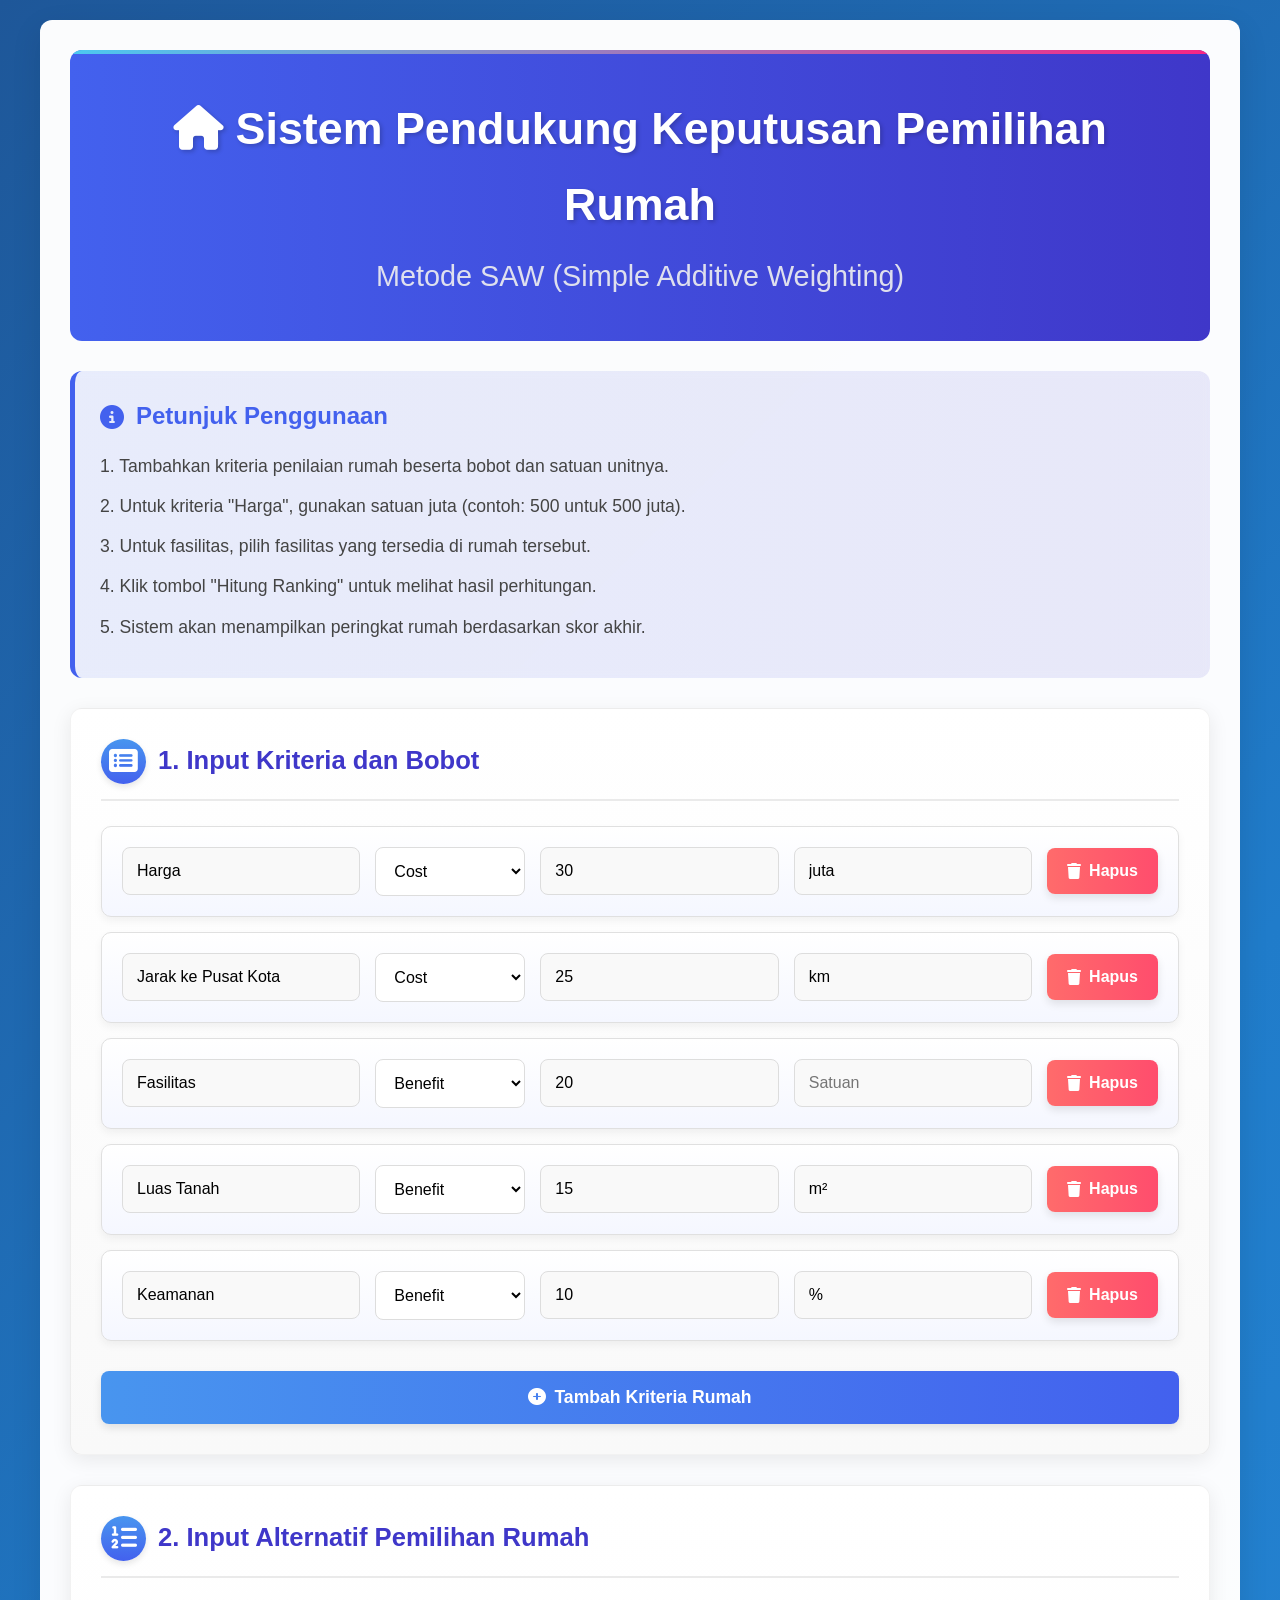
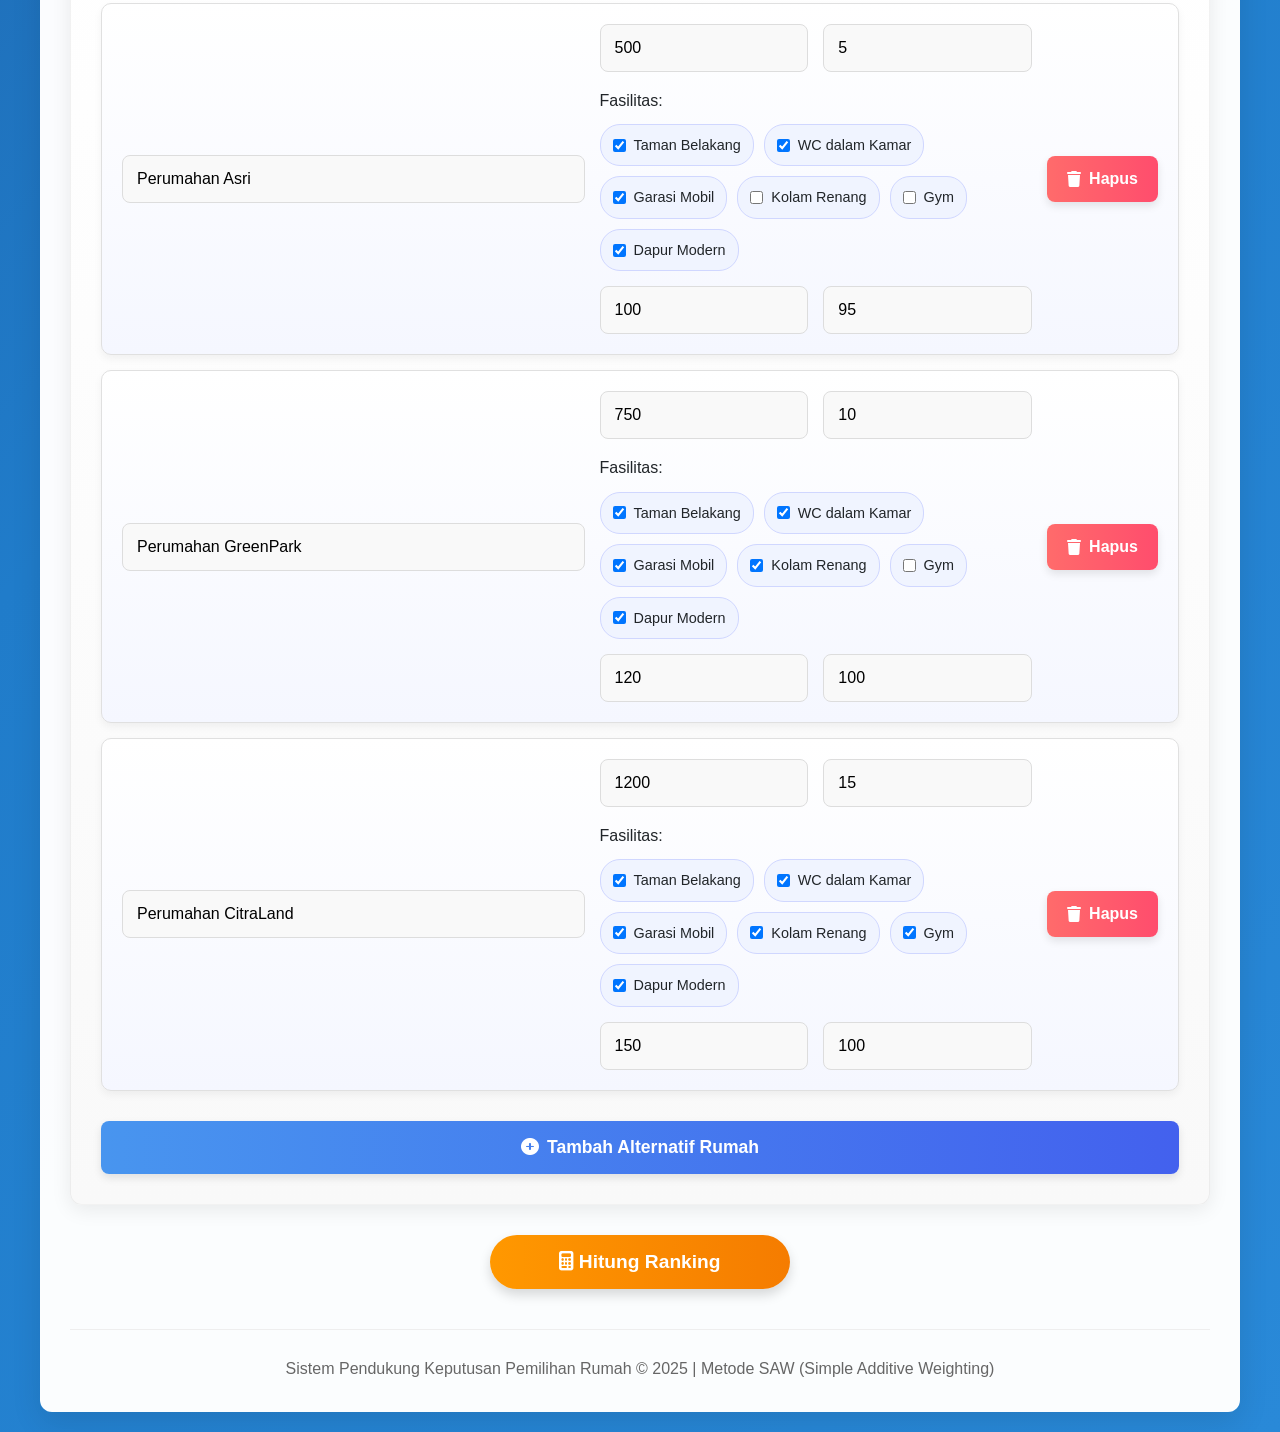
<file: index.html>
<!DOCTYPE html>
<html lang="id">
  <head>
    <meta charset="UTF-8" />
    <meta name="viewport" content="width=device-width, initial-scale=1.0" />
    <title>Modern SAW Calculator - Pemilihan Rumah Terbaik</title>
    <link rel="stylesheet" href="https://cdnjs.cloudflare.com/ajax/libs/font-awesome/6.4.0/css/all.min.css" />
    <link rel="stylesheet" href="style.css">
  </head>
  <body>
    <div class="container">
      <header>
        <h1><i class="fas fa-home"></i> Sistem Pendukung Keputusan Pemilihan Rumah</h1>
        <h2>Metode SAW (Simple Additive Weighting)</h2>
      </header>

      <div class="description">
        <h3><i class="fas fa-info-circle"></i> Petunjuk Penggunaan</h3>
        <p>1. Tambahkan kriteria penilaian rumah beserta bobot dan satuan unitnya.</p>
        <p>2. Untuk kriteria "Harga", gunakan satuan juta (contoh: 500 untuk 500 juta).</p>
        <p>3. Untuk fasilitas, pilih fasilitas yang tersedia di rumah tersebut.</p>
        <p>4. Klik tombol "Hitung Ranking" untuk melihat hasil perhitungan.</p>
        <p>5. Sistem akan menampilkan peringkat rumah berdasarkan skor akhir.</p>
      </div>

      <div class="input-section">
        <h3 class="section-title"><i class="fas fa-list-alt"></i> 1. Input Kriteria dan Bobot</h3>
        <div id="criteria-container">
          <div class="criteria">
            <input type="text" placeholder="Nama Kriteria" class="nama-criteria" value="Harga" />
            <select class="criteria-type">
              <option value="cost" selected>Cost</option>
              <option value="benefit">Benefit</option>
            </select>
            <input type="number" placeholder="Bobot (1-100)" class="criteria-weight" min="1" max="100" value="30" />
            <input type="text" placeholder="Satuan" class="criteria-unit" value="juta" />
            <button class="remove-criteria"><i class="fas fa-trash"></i> Hapus</button>
          </div>
          <div class="criteria">
            <input type="text" placeholder="Nama Kriteria" class="nama-criteria" value="Jarak ke Pusat Kota" />
            <select class="criteria-type">
              <option value="cost" selected>Cost</option>
              <option value="benefit">Benefit</option>
            </select>
            <input type="number" placeholder="Bobot (1-100)" class="criteria-weight" min="1" max="100" value="25" />
            <input type="text" placeholder="Satuan" class="criteria-unit" value="km" />
            <button class="remove-criteria"><i class="fas fa-trash"></i> Hapus</button>
          </div>
          <div class="criteria">
            <input type="text" placeholder="Nama Kriteria" class="nama-criteria" value="Fasilitas" />
            <select class="criteria-type">
              <option value="cost">Cost</option>
              <option value="benefit" selected>Benefit</option>
            </select>
            <input type="number" placeholder="Bobot (1-100)" class="criteria-weight" min="1" max="100" value="20" />
            <input type="text" placeholder="Satuan" class="criteria-unit" value="" />
            <button class="remove-criteria"><i class="fas fa-trash"></i> Hapus</button>
          </div>
          <div class="criteria">
            <input type="text" placeholder="Nama Kriteria" class="nama-criteria" value="Luas Tanah" />
            <select class="criteria-type">
              <option value="cost">Cost</option>
              <option value="benefit" selected>Benefit</option>
            </select>
            <input type="number" placeholder="Bobot (1-100)" class="criteria-weight" min="1" max="100" value="15" />
            <input type="text" placeholder="Satuan" class="criteria-unit" value="m²" />
            <button class="remove-criteria"><i class="fas fa-trash"></i> Hapus</button>
          </div>
          <div class="criteria">
            <input type="text" placeholder="Nama Kriteria" class="nama-criteria" value="Keamanan" />
            <select class="criteria-type">
              <option value="cost">Cost</option>
              <option value="benefit" selected>Benefit</option>
            </select>
            <input type="number" placeholder="Bobot (1-100)" class="criteria-weight" min="1" max="100" value="10" />
            <input type="text" placeholder="Satuan" class="criteria-unit" value="%" />
            <button class="remove-criteria"><i class="fas fa-trash"></i> Hapus</button>
          </div>
        </div>
        <button id="add-criteria"><i class="fas fa-plus-circle"></i> Tambah Kriteria Rumah</button>
      </div>

      <div class="input-section">
        <h3 class="section-title"><i class="fas fa-list-ol"></i> 2. Input Alternatif Pemilihan Rumah</h3>
        <div id="alternatives-container">
          <div class="alternative">
            <input type="text" placeholder="Nama Rumah" class="alternative-name" value="Perumahan Asri" />
            <div class="alternative-values">
              <input type="number" placeholder="Harga (juta)" class="alternative-value" value="500" />
              <input type="number" placeholder="Jarak ke Pusat Kota (km)" class="alternative-value" value="5" />
              <div class="facility-container">
                <p style="margin-bottom: 10px;">Fasilitas:</p>
                <div class="facilities-container">
                  <div class="facility-option">
                    <input type="checkbox" id="facility1-1" class="facility-checkbox" checked>
                    <label for="facility1-1">Taman Belakang</label>
                  </div>
                  <div class="facility-option">
                    <input type="checkbox" id="facility1-2" class="facility-checkbox" checked>
                    <label for="facility1-2">WC dalam Kamar</label>
                  </div>
                  <div class="facility-option">
                    <input type="checkbox" id="facility1-3" class="facility-checkbox" checked>
                    <label for="facility1-3">Garasi Mobil</label>
                  </div>
                  <div class="facility-option">
                    <input type="checkbox" id="facility1-4" class="facility-checkbox">
                    <label for="facility1-4">Kolam Renang</label>
                  </div>
                  <div class="facility-option">
                    <input type="checkbox" id="facility1-5" class="facility-checkbox">
                    <label for="facility1-5">Gym</label>
                  </div>
                  <div class="facility-option">
                    <input type="checkbox" id="facility1-6" class="facility-checkbox" checked>
                    <label for="facility1-6">Dapur Modern</label>
                  </div>
                </div>
              </div>
              <input type="number" placeholder="Luas Tanah (m²)" class="alternative-value" value="100" />
              <input type="number" placeholder="Keamanan (%)" class="alternative-value" value="95" />
            </div>
            <button class="remove-alternative"><i class="fas fa-trash"></i> Hapus</button>
          </div>
          <div class="alternative">
            <input type="text" placeholder="Nama Rumah" class="alternative-name" value="Perumahan GreenPark" />
            <div class="alternative-values">
              <input type="number" placeholder="Harga (juta)" class="alternative-value" value="750" />
              <input type="number" placeholder="Jarak ke Pusat Kota (km)" class="alternative-value" value="10" />
              <div class="facility-container">
                <p style="margin-bottom: 10px;">Fasilitas:</p>
                <div class="facilities-container">
                  <div class="facility-option">
                    <input type="checkbox" id="facility2-1" class="facility-checkbox" checked>
                    <label for="facility2-1">Taman Belakang</label>
                  </div>
                  <div class="facility-option">
                    <input type="checkbox" id="facility2-2" class="facility-checkbox" checked>
                    <label for="facility2-2">WC dalam Kamar</label>
                  </div>
                  <div class="facility-option">
                    <input type="checkbox" id="facility2-3" class="facility-checkbox" checked>
                    <label for="facility2-3">Garasi Mobil</label>
                  </div>
                  <div class="facility-option">
                    <input type="checkbox" id="facility2-4" class="facility-checkbox" checked>
                    <label for="facility2-4">Kolam Renang</label>
                  </div>
                  <div class="facility-option">
                    <input type="checkbox" id="facility2-5" class="facility-checkbox">
                    <label for="facility2-5">Gym</label>
                  </div>
                  <div class="facility-option">
                    <input type="checkbox" id="facility2-6" class="facility-checkbox" checked>
                    <label for="facility2-6">Dapur Modern</label>
                  </div>
                </div>
              </div>
              <input type="number" placeholder="Luas Tanah (m²)" class="alternative-value" value="120" />
              <input type="number" placeholder="Keamanan (%)" class="alternative-value" value="100" />
            </div>
            <button class="remove-alternative"><i class="fas fa-trash"></i> Hapus</button>
          </div>
          <div class="alternative">
            <input type="text" placeholder="Nama Rumah" class="alternative-name" value="Perumahan CitraLand" />
            <div class="alternative-values">
              <input type="number" placeholder="Harga (juta)" class="alternative-value" value="1200" />
              <input type="number" placeholder="Jarak ke Pusat Kota (km)" class="alternative-value" value="15" />
              <div class="facility-container">
                <p style="margin-bottom: 10px;">Fasilitas:</p>
                <div class="facilities-container">
                  <div class="facility-option">
                    <input type="checkbox" id="facility3-1" class="facility-checkbox" checked>
                    <label for="facility3-1">Taman Belakang</label>
                  </div>
                  <div class="facility-option">
                    <input type="checkbox" id="facility3-2" class="facility-checkbox" checked>
                    <label for="facility3-2">WC dalam Kamar</label>
                  </div>
                  <div class="facility-option">
                    <input type="checkbox" id="facility3-3" class="facility-checkbox" checked>
                    <label for="facility3-3">Garasi Mobil</label>
                  </div>
                  <div class="facility-option">
                    <input type="checkbox" id="facility3-4" class="facility-checkbox" checked>
                    <label for="facility3-4">Kolam Renang</label>
                  </div>
                  <div class="facility-option">
                    <input type="checkbox" id="facility3-5" class="facility-checkbox" checked>
                    <label for="facility3-5">Gym</label>
                  </div>
                  <div class="facility-option">
                    <input type="checkbox" id="facility3-6" class="facility-checkbox" checked>
                    <label for="facility3-6">Dapur Modern</label>
                  </div>
                </div>
              </div>
              <input type="number" placeholder="Luas Tanah (m²)" class="alternative-value" value="150" />
              <input type="number" placeholder="Keamanan (%)" class="alternative-value" value="100" />
            </div>
            <button class="remove-alternative"><i class="fas fa-trash"></i> Hapus</button>
          </div>
        </div>
        <button id="add-alternative"><i class="fas fa-plus-circle"></i> Tambah Alternatif Rumah</button>
      </div>

      <button id="calculate-btn"><i class="fas fa-calculator"></i> Hitung Ranking</button>

      <div id="results" class="results-section">
        <h3><i class="fas fa-chart-bar"></i> Hasil Perhitungan</h3>
        <div id="normalization-matrix"></div>
        <div id="weighted-matrix"></div>
        <div id="final-results"></div>

        <div class="recommendation" id="recommendation">
          <h4><i class="fas fa-trophy"></i> Rekomendasi Terbaik</h4>
          <p>Berdasarkan perhitungan dengan metode SAW, rumah terbaik untuk Anda adalah:</p>
          <p class="best-alternative" id="best-alternative">Perumahan Asri</p>
          <p>dengan skor akhir <span class="highlight" id="best-score">0.7500</span></p>
        </div>
      </div>

      <div class="footer">
        <p>Sistem Pendukung Keputusan Pemilihan Rumah &copy; 2025 | Metode SAW (Simple Additive Weighting)</p>
      </div>
    </div>
    <script src="script.js"></script>
  </body>
</html>
</file>
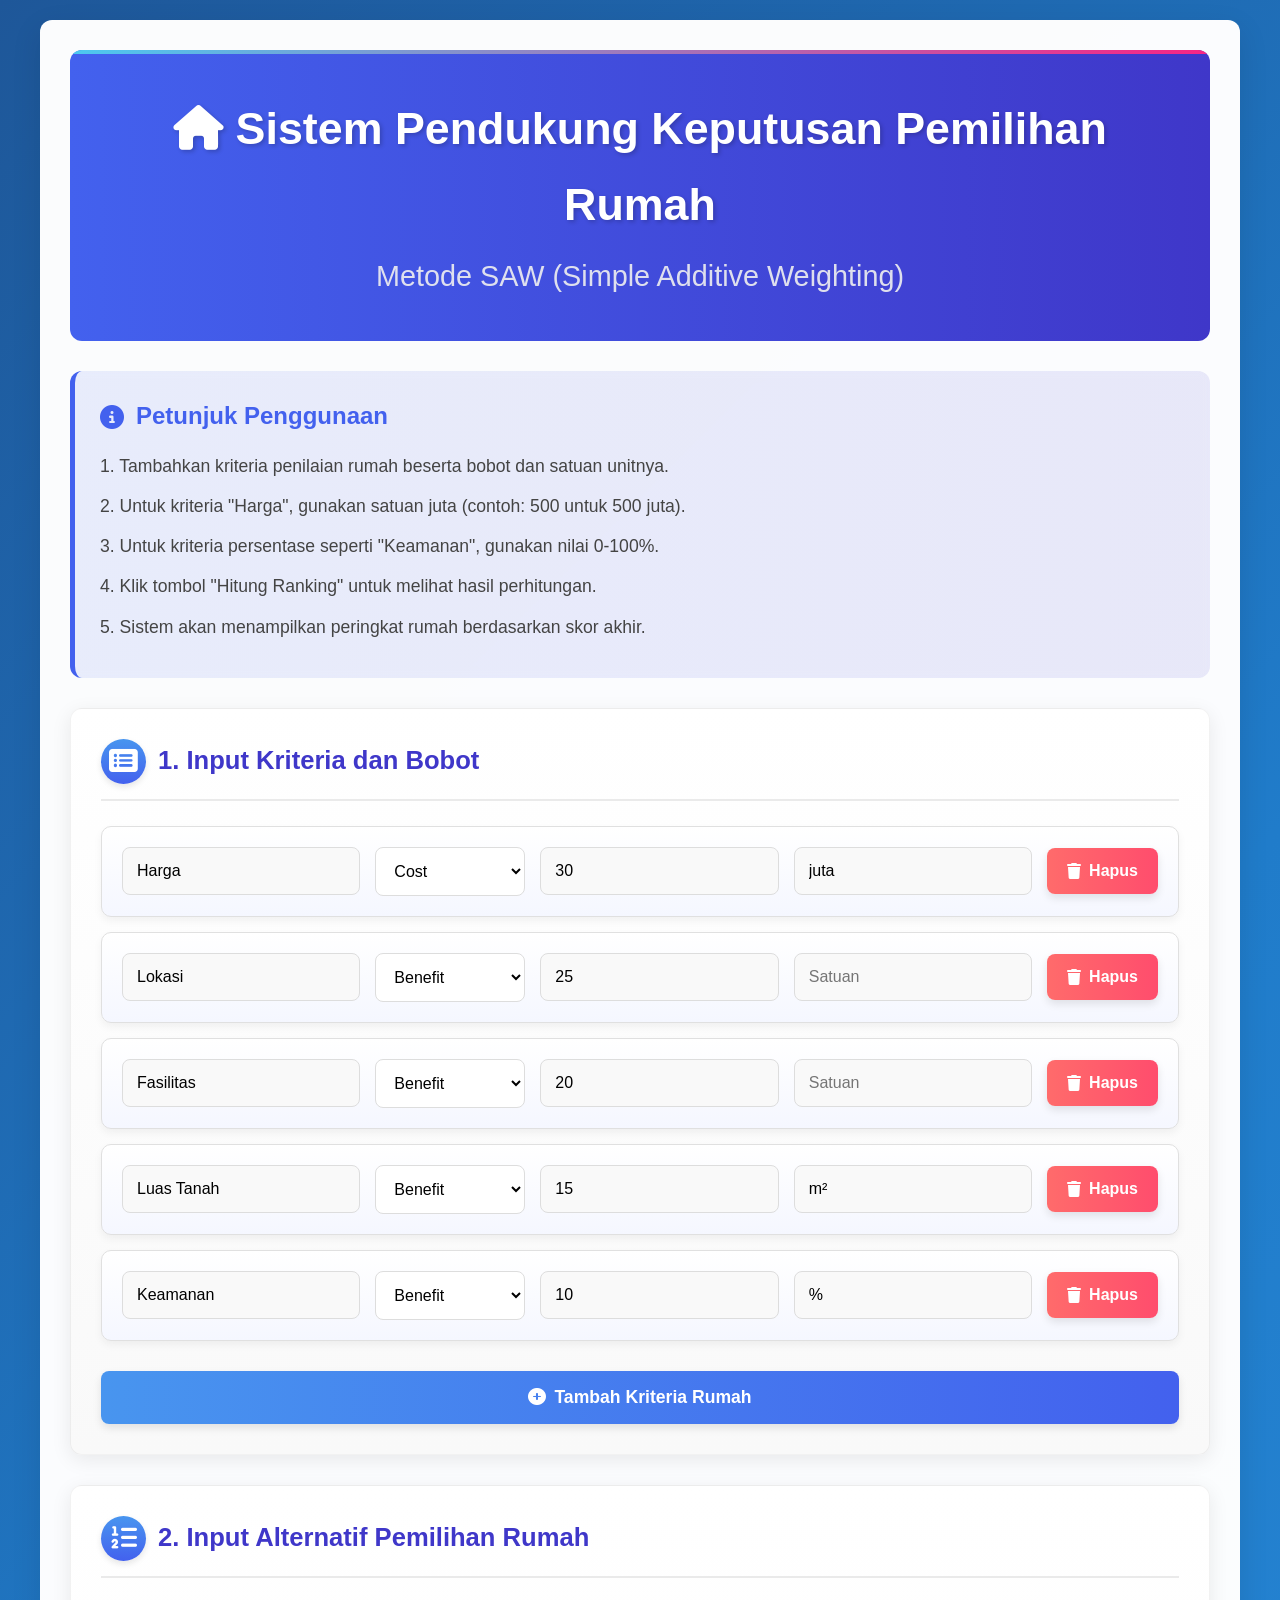
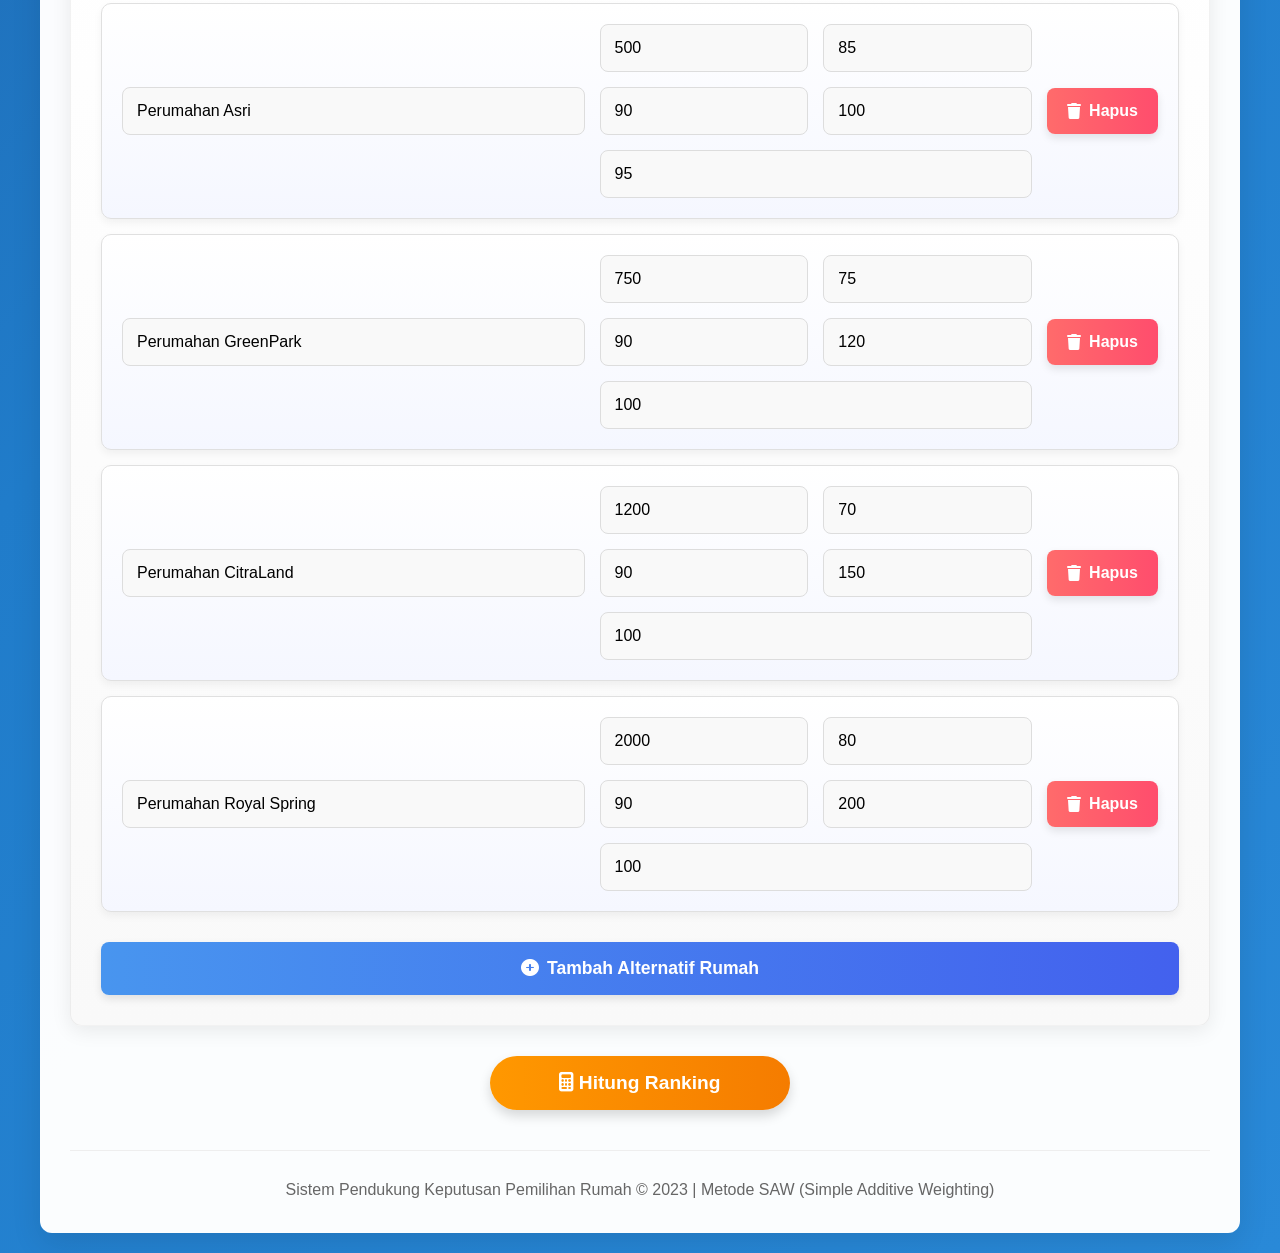
<file: public/index.html>
<!DOCTYPE html>
<html lang="id">
<head>
    <meta charset="UTF-8">
    <meta name="viewport" content="width=device-width, initial-scale=1.0">
    <title>Modern SAW Calculator - Pemilihan Rumah Terbaik</title>
    <link rel="stylesheet" href="https://cdnjs.cloudflare.com/ajax/libs/font-awesome/6.4.0/css/all.min.css">
    <style>
        :root {
            --primary: #4361ee;
            --secondary: #3f37c9;
            --accent: #4895ef;
            --success: #4caf50;
            --warning: #f44336;
            --light: #f8f9fa;
            --dark: #212529;
            --card-bg: rgba(255, 255, 255, 0.98);
            --card-shadow: 0 10px 30px rgba(0, 0, 0, 0.1);
            --transition: all 0.3s ease;
            --border-radius: 12px;
        }
        
        * {
            margin: 0;
            padding: 0;
            box-sizing: border-box;
            font-family: 'Segoe UI', Tahoma, Geneva, Verdana, sans-serif;
        }
        
        body {
            background: linear-gradient(135deg, #1e5799 0%, #207cca 51%, #2989d8 100%);
            color: var(--dark);
            line-height: 1.7;
            padding: 20px;
            min-height: 100vh;
        }
        
        .container {
            max-width: 1200px;
            margin: 0 auto;
            background-color: var(--card-bg);
            border-radius: var(--border-radius);
            box-shadow: var(--card-shadow);
            overflow: hidden;
            padding: 30px;
        }
        
        header {
            text-align: center;
            margin-bottom: 30px;
            padding: 40px 30px;
            background: linear-gradient(to right, var(--primary), var(--secondary));
            color: white;
            border-radius: var(--border-radius);
            position: relative;
            overflow: hidden;
        }
        
        header::before {
            content: "";
            position: absolute;
            top: 0;
            left: 0;
            right: 0;
            height: 4px;
            background: linear-gradient(to right, #4cc9f0, #f72585);
        }
        
        header h1 {
            font-size: 2.8rem;
            margin-bottom: 10px;
            font-weight: 700;
            text-shadow: 2px 2px 4px rgba(0, 0, 0, 0.2);
        }
        
        header h2 {
            font-size: 1.8rem;
            font-weight: 400;
            color: #f0f0f0;
            opacity: 0.9;
        }
        
        .description {
            background: linear-gradient(to right, rgba(67, 97, 238, 0.1), rgba(63, 55, 201, 0.1));
            padding: 25px;
            border-radius: var(--border-radius);
            margin-bottom: 30px;
            border-left: 5px solid var(--primary);
            backdrop-filter: blur(5px);
        }
        
        .description h3 {
            color: var(--primary);
            margin-bottom: 15px;
            display: flex;
            align-items: center;
            gap: 12px;
            font-size: 1.5rem;
        }
        
        .description p {
            margin-bottom: 12px;
            font-size: 1.1rem;
            color: #444;
            line-height: 1.6;
        }
        
        .input-section {
            background: linear-gradient(to bottom, #ffffff, #f9f9f9);
            padding: 30px;
            border-radius: var(--border-radius);
            margin-bottom: 30px;
            box-shadow: 0 5px 20px rgba(0, 0, 0, 0.08);
            border: 1px solid rgba(0, 0, 0, 0.05);
        }
        
        .input-section h3 {
            color: var(--secondary);
            margin-bottom: 25px;
            padding-bottom: 15px;
            border-bottom: 2px solid #eaeaea;
            display: flex;
            align-items: center;
            gap: 12px;
            font-size: 1.6rem;
        }
        
        .criterion, .alternative {
            display: flex;
            flex-wrap: wrap;
            align-items: center;
            gap: 15px;
            margin-bottom: 15px;
            padding: 20px;
            background: linear-gradient(to bottom, #ffffff, #f5f7ff);
            border-radius: 10px;
            border: 1px solid #e0e0e0;
            transition: var(--transition);
            box-shadow: 0 4px 8px rgba(0, 0, 0, 0.05);
        }
        
        .criterion:hover, .alternative:hover {
            box-shadow: 0 8px 16px rgba(0, 0, 0, 0.1);
            transform: translateY(-3px);
            border-color: #bbdefb;
        }
        
        .criterion input, .alternative input {
            padding: 14px;
            border: 1px solid #ddd;
            border-radius: 8px;
            flex: 1;
            min-width: 150px;
            font-size: 16px;
            background-color: #f9f9f9;
            transition: var(--transition);
        }
        
        .criterion input:focus, .alternative input:focus {
            outline: none;
            border-color: var(--accent);
            box-shadow: 0 0 0 3px rgba(72, 149, 239, 0.2);
            background-color: white;
        }
        
        .criterion select {
            padding: 14px;
            border: 1px solid #ddd;
            border-radius: 8px;
            background-color: white;
            min-width: 150px;
            font-size: 16px;
            transition: var(--transition);
        }
        
        .criterion select:focus {
            border-color: var(--accent);
            box-shadow: 0 0 0 3px rgba(72, 149, 239, 0.2);
        }
        
        button {
            padding: 14px 20px;
            color: white;
            border: none;
            border-radius: 8px;
            cursor: pointer;
            transition: var(--transition);
            font-size: 16px;
            font-weight: 600;
            display: inline-flex;
            align-items: center;
            gap: 8px;
            box-shadow: 0 4px 8px rgba(0, 0, 0, 0.1);
        }
        
        button:hover {
            transform: translateY(-3px);
            box-shadow: 0 6px 12px rgba(0, 0, 0, 0.15);
        }
        
        .remove-criterion, .remove-alternative {
            background: linear-gradient(to right, #ff6b6b, #ff4d6d);
            padding: 14px 20px;
        }
        
        .remove-criterion:hover, .remove-alternative:hover {
            background: linear-gradient(to right, #ff5c8a, #ff4d6d);
        }
        
        #add-criterion, #add-alternative {
            background: linear-gradient(to right, var(--accent), var(--primary));
            margin-top: 15px;
            width: 100%;
            justify-content: center;
            padding: 16px;
            font-size: 1.1rem;
        }
        
        #add-criterion:hover, #add-alternative:hover {
            background: linear-gradient(to right, #3a86ff, #4361ee);
        }
        
        .alternative-values {
            display: flex;
            flex-wrap: wrap;
            gap: 15px;
            flex: 1;
        }
        
        .alternative-value {
            flex: 1;
            min-width: 120px;
        }
        
        #calculate-btn {
            background: linear-gradient(to right, #ff9800, #f57c00);
            padding: 16px 30px;
            font-size: 1.2rem;
            margin: 30px auto;
            display: block;
            width: 300px;
            justify-content: center;
            border-radius: 50px;
            box-shadow: 0 6px 12px rgba(0, 0, 0, 0.15);
        }
        
        #calculate-btn:hover {
            background: linear-gradient(to right, #f57c00, #ef6c00);
            transform: translateY(-3px);
            box-shadow: 0 8px 16px rgba(0, 0, 0, 0.2);
        }
        
        .results-section {
            margin-top: 30px;
            background: linear-gradient(to bottom, #ffffff, #f5f7ff);
            padding: 30px;
            border-radius: var(--border-radius);
            box-shadow: 0 5px 20px rgba(0, 0, 0, 0.08);
            border: 1px solid rgba(0, 0, 0, 0.05);
            display: none;
        }
        
        .results-section h3 {
            color: var(--secondary);
            margin-bottom: 25px;
            padding-bottom: 15px;
            border-bottom: 2px solid #eaeaea;
            font-size: 1.8rem;
            display: flex;
            align-items: center;
            gap: 10px;
        }
        
        .results-section h4 {
            color: var(--primary);
            margin: 30px 0 20px;
            padding-bottom: 10px;
            border-bottom: 1px dashed #bbdefb;
            font-size: 1.4rem;
            display: flex;
            align-items: center;
            gap: 10px;
        }
        
        table {
            width: 100%;
            border-collapse: collapse;
            margin-top: 20px;
            margin-bottom: 30px;
            box-shadow: 0 2px 10px rgba(0, 0, 0, 0.05);
            border-radius: 10px;
            overflow: hidden;
        }
        
        th, td {
            padding: 16px;
            text-align: center;
            border: 1px solid #e0e0e0;
        }
        
        th {
            background: linear-gradient(to bottom, var(--primary), var(--secondary));
            color: white;
            font-weight: 500;
            position: sticky;
            top: 0;
            font-size: 1.1rem;
        }
        
        tr:nth-child(even) {
            background-color: #f9f9f9;
        }
        
        tr:hover {
            background-color: #eef7ff;
        }
        
        .rank-1 {
            background: linear-gradient(to right, #e8f5e9, #d8f3dc) !important;
            font-weight: bold;
            color: #2e7d32;
            position: relative;
        }
        
        .rank-1::after {
            content: "🏆";
            position: absolute;
            left: 10px;
            top: 50%;
            transform: translateY(-50%);
        }
        
        .final-score {
            font-weight: bold;
            color: var(--secondary);
            font-size: 1.1rem;
        }
        
        .highlight {
            background: linear-gradient(to right, #f0f7ff, #d1e3ff);
            padding: 5px 12px;
            border-radius: 20px;
            font-weight: bold;
            color: var(--secondary);
            display: inline-block;
        }
        
        .unit-hint {
            font-size: 0.9em;
            color: #757575;
            font-weight: normal;
            display: block;
            margin-top: 3px;
        }
        
        .recommendation {
            background: linear-gradient(to right, #e8f5e9, #d8f3dc);
            padding: 30px;
            border-radius: var(--border-radius);
            margin-top: 30px;
            border-left: 5px solid var(--success);
            text-align: center;
            position: relative;
            overflow: hidden;
        }
        
        .recommendation::before {
            content: "";
            position: absolute;
            top: 0;
            left: 0;
            right: 0;
            height: 4px;
            background: linear-gradient(to right, var(--success), #4cc9f0);
        }
        
        .recommendation h4 {
            color: #2e7d32;
            font-size: 1.6rem;
            margin-bottom: 20px;
        }
        
        .best-alternative {
            font-size: 1.8rem;
            color: var(--secondary);
            font-weight: bold;
            margin: 15px 0;
            text-shadow: 1px 1px 3px rgba(0, 0, 0, 0.1);
        }
        
        .footer {
            text-align: center;
            margin-top: 40px;
            padding-top: 25px;
            color: #666;
            font-size: 1rem;
            border-top: 1px solid #eee;
        }
        
        .section-title {
            display: flex;
            align-items: center;
            gap: 12px;
            padding-bottom: 15px;
            margin-bottom: 25px;
            border-bottom: 2px solid #eaeaea;
            color: var(--secondary);
            font-size: 1.6rem;
        }
        
        .section-title i {
            background: linear-gradient(to bottom, var(--accent), var(--primary));
            width: 45px;
            height: 45px;
            border-radius: 50%;
            display: flex;
            align-items: center;
            justify-content: center;
            color: white;
            box-shadow: 0 3px 6px rgba(0, 0, 0, 0.1);
        }
        
        /* Responsive design */
        @media (max-width: 768px) {
            .criterion, .alternative {
                flex-direction: column;
                align-items: stretch;
            }
            
            .criterion > *, .alternative > * {
                width: 100%;
            }
            
            .alternative-values {
                flex-direction: column;
            }
            
            table {
                display: block;
                overflow-x: auto;
            }
            
            header h1 {
                font-size: 2.2rem;
            }
            
            header h2 {
                font-size: 1.4rem;
            }
            
            #calculate-btn {
                width: 100%;
                max-width: 300px;
            }
        }
    </style>
</head>
<body>
    <div class="container">
        <header>
            <h1><i class="fas fa-home"></i> Sistem Pendukung Keputusan Pemilihan Rumah</h1>
            <h2>Metode SAW (Simple Additive Weighting)</h2>
        </header>

        <div class="description">
            <h3><i class="fas fa-info-circle"></i> Petunjuk Penggunaan</h3>
            <p>1. Tambahkan kriteria penilaian rumah beserta bobot dan satuan unitnya.</p>
            <p>2. Untuk kriteria "Harga", gunakan satuan juta (contoh: 500 untuk 500 juta).</p>
            <p>3. Untuk kriteria persentase seperti "Keamanan", gunakan nilai 0-100%.</p>
            <p>4. Klik tombol "Hitung Ranking" untuk melihat hasil perhitungan.</p>
            <p>5. Sistem akan menampilkan peringkat rumah berdasarkan skor akhir.</p>
        </div>

        <div class="input-section">
            <h3 class="section-title"><i class="fas fa-list-alt"></i> 1. Input Kriteria dan Bobot</h3>
            <div id="criteria-container">
                <div class="criterion">
                    <input type="text" placeholder="Nama Kriteria" class="criterion-name" value="Harga" />
                    <select class="criterion-type">
                        <option value="cost" selected>Cost</option>
                        <option value="benefit">Benefit</option>
                    </select>
                    <input type="number" placeholder="Bobot (1-100)" class="criterion-weight" min="1" max="100" value="30" />
                    <input type="text" placeholder="Satuan" class="criterion-unit" value="juta" />
                    <button class="remove-criterion"><i class="fas fa-trash"></i> Hapus</button>
                </div>
                <div class="criterion">
                    <input type="text" placeholder="Nama Kriteria" class="criterion-name" value="Lokasi" />
                    <select class="criterion-type">
                        <option value="cost">Cost</option>
                        <option value="benefit" selected>Benefit</option>
                    </select>
                    <input type="number" placeholder="Bobot (1-100)" class="criterion-weight" min="1" max="100" value="25" />
                    <input type="text" placeholder="Satuan" class="criterion-unit" value="" />
                    <button class="remove-criterion"><i class="fas fa-trash"></i> Hapus</button>
                </div>
                <div class="criterion">
                    <input type="text" placeholder="Nama Kriteria" class="criterion-name" value="Fasilitas" />
                    <select class="criterion-type">
                        <option value="cost">Cost</option>
                        <option value="benefit" selected>Benefit</option>
                    </select>
                    <input type="number" placeholder="Bobot (1-100)" class="criterion-weight" min="1" max="100" value="20" />
                    <input type="text" placeholder="Satuan" class="criterion-unit" value="" />
                    <button class="remove-criterion"><i class="fas fa-trash"></i> Hapus</button>
                </div>
                <div class="criterion">
                    <input type="text" placeholder="Nama Kriteria" class="criterion-name" value="Luas Tanah" />
                    <select class="criterion-type">
                        <option value="cost">Cost</option>
                        <option value="benefit" selected>Benefit</option>
                    </select>
                    <input type="number" placeholder="Bobot (1-100)" class="criterion-weight" min="1" max="100" value="15" />
                    <input type="text" placeholder="Satuan" class="criterion-unit" value="m²" />
                    <button class="remove-criterion"><i class="fas fa-trash"></i> Hapus</button>
                </div>
                <div class="criterion">
                    <input type="text" placeholder="Nama Kriteria" class="criterion-name" value="Keamanan" />
                    <select class="criterion-type">
                        <option value="cost">Cost</option>
                        <option value="benefit" selected>Benefit</option>
                    </select>
                    <input type="number" placeholder="Bobot (1-100)" class="criterion-weight" min="1" max="100" value="10" />
                    <input type="text" placeholder="Satuan" class="criterion-unit" value="%" />
                    <button class="remove-criterion"><i class="fas fa-trash"></i> Hapus</button>
                </div>
            </div>
            <button id="add-criterion"><i class="fas fa-plus-circle"></i> Tambah Kriteria Rumah</button>
        </div>

        <div class="input-section">
            <h3 class="section-title"><i class="fas fa-list-ol"></i> 2. Input Alternatif Pemilihan Rumah</h3>
            <div id="alternatives-container">
                <div class="alternative">
                    <input type="text" placeholder="Nama Rumah" class="alternative-name" value="Perumahan Asri" />
                    <div class="alternative-values">
                        <input type="number" placeholder="Harga (juta)" class="alternative-value" value="500" />
                        <input type="number" placeholder="Lokasi" class="alternative-value" value="85" />
                        <input type="number" placeholder="Fasilitas" class="alternative-value" value="90" />
                        <input type="number" placeholder="Luas Tanah (m²)" class="alternative-value" value="100" />
                        <input type="number" placeholder="Keamanan (%)" class="alternative-value" value="95" />
                    </div>
                    <button class="remove-alternative"><i class="fas fa-trash"></i> Hapus</button>
                </div>
                <div class="alternative">
                    <input type="text" placeholder="Nama Rumah" class="alternative-name" value="Perumahan GreenPark" />
                    <div class="alternative-values">
                        <input type="number" placeholder="Harga (juta)" class="alternative-value" value="750" />
                        <input type="number" placeholder="Lokasi" class="alternative-value" value="75" />
                        <input type="number" placeholder="Fasilitas" class="alternative-value" value="90" />
                        <input type="number" placeholder="Luas Tanah (m²)" class="alternative-value" value="120" />
                        <input type="number" placeholder="Keamanan (%)" class="alternative-value" value="100" />
                    </div>
                    <button class="remove-alternative"><i class="fas fa-trash"></i> Hapus</button>
                </div>
                <div class="alternative">
                    <input type="text" placeholder="Nama Rumah" class="alternative-name" value="Perumahan CitraLand" />
                    <div class="alternative-values">
                        <input type="number" placeholder="Harga (juta)" class="alternative-value" value="1200" />
                        <input type="number" placeholder="Lokasi" class="alternative-value" value="70" />
                        <input type="number" placeholder="Fasilitas" class="alternative-value" value="90" />
                        <input type="number" placeholder="Luas Tanah (m²)" class="alternative-value" value="150" />
                        <input type="number" placeholder="Keamanan (%)" class="alternative-value" value="100" />
                    </div>
                    <button class="remove-alternative"><i class="fas fa-trash"></i> Hapus</button>
                </div>
                <div class="alternative">
                    <input type="text" placeholder="Nama Rumah" class="alternative-name" value="Perumahan Royal Spring" />
                    <div class="alternative-values">
                        <input type="number" placeholder="Harga (juta)" class="alternative-value" value="2000" />
                        <input type="number" placeholder="Lokasi" class="alternative-value" value="80" />
                        <input type="number" placeholder="Fasilitas" class="alternative-value" value="90" />
                        <input type="number" placeholder="Luas Tanah (m²)" class="alternative-value" value="200" />
                        <input type="number" placeholder="Keamanan (%)" class="alternative-value" value="100" />
                    </div>
                    <button class="remove-alternative"><i class="fas fa-trash"></i> Hapus</button>
                </div>
            </div>
            <button id="add-alternative"><i class="fas fa-plus-circle"></i> Tambah Alternatif Rumah</button>
        </div>

        <button id="calculate-btn"><i class="fas fa-calculator"></i> Hitung Ranking</button>

        <div id="results" class="results-section">
            <h3><i class="fas fa-chart-bar"></i> Hasil Perhitungan</h3>
            <div id="normalization-matrix"></div>
            <div id="weighted-matrix"></div>
            <div id="final-results"></div>

            <div class="recommendation" id="recommendation">
                <h4><i class="fas fa-trophy"></i> Rekomendasi Terbaik</h4>
                <p>Berdasarkan perhitungan dengan metode SAW, rumah terbaik untuk Anda adalah:</p>
                <p class="best-alternative" id="best-alternative">Perumahan Asri</p>
                <p>dengan skor akhir <span class="highlight" id="best-score">0.7500</span></p>
            </div>
        </div>

        <div class="footer">
            <p>Sistem Pendukung Keputusan Pemilihan Rumah &copy; 2023 | Metode SAW (Simple Additive Weighting)</p>
        </div>
    </div>

    <script>
        document.addEventListener('DOMContentLoaded', function () {
            // Elemen DOM
            const criteriaContainer = document.getElementById('criteria-container');
            const alternativesContainer = document.getElementById('alternatives-container');
            const addCriterionBtn = document.getElementById('add-criterion');
            const addAlternativeBtn = document.getElementById('add-alternative');
            const calculateBtn = document.getElementById('calculate-btn');
            const resultsSection = document.getElementById('results');
            const normalizationMatrix = document.getElementById('normalization-matrix');
            const weightedMatrix = document.getElementById('weighted-matrix');
            const finalResults = document.getElementById('final-results');
            const bestAlternativeEl = document.getElementById('best-alternative');
            const bestScoreEl = document.getElementById('best-score');
            const recommendationEl = document.getElementById('recommendation');

            // Event Listeners
            addCriterionBtn.addEventListener('click', addCriterion);
            addAlternativeBtn.addEventListener('click', addAlternative);
            calculateBtn.addEventListener('click', calculateSAW);

            // Inisialisasi
            init();

            function init() {
                // Tambahkan event listeners untuk menghapus kriteria dan alternatif
                document.querySelectorAll('.remove-criterion').forEach((button) => {
                    button.addEventListener('click', function () {
                        this.closest('.criterion').remove();
                        updateAlternativeValueInputs();
                    });
                });

                document.querySelectorAll('.remove-alternative').forEach((button) => {
                    button.addEventListener('click', function () {
                        this.closest('.alternative').remove();
                    });
                });

                // Update placeholder untuk input nilai
                updateAlternativeValueInputs();
            }

            // Fungsi tambah kriteria
            function addCriterion() {
                const criterionDiv = document.createElement('div');
                criterionDiv.className = 'criterion';
                criterionDiv.innerHTML = `
                    <input type="text" placeholder="Nama Kriteria" class="criterion-name">
                    <select class="criterion-type">
                        <option value="benefit">Benefit</option>
                        <option value="cost" selected>Cost</option>
                    </select>
                    <input type="number" placeholder="Bobot (1-100)" class="criterion-weight" min="1" max="100" value="10">
                    <input type="text" placeholder="Satuan" class="criterion-unit">
                    <button class="remove-criterion"><i class="fas fa-trash"></i> Hapus</button>
                `;
                criteriaContainer.appendChild(criterionDiv);

                criterionDiv.querySelector('.remove-criterion').addEventListener('click', function () {
                    criteriaContainer.removeChild(criterionDiv);
                    updateAlternativeValueInputs();
                });

                updateAlternativeValueInputs();
            }

            // Fungsi tambah alternatif
            function addAlternative() {
                const alternativeDiv = document.createElement('div');
                alternativeDiv.className = 'alternative';

                const nameInput = document.createElement('input');
                nameInput.type = 'text';
                nameInput.placeholder = 'Nama Perumahan';
                nameInput.className = 'alternative-name';

                const valuesDiv = document.createElement('div');
                valuesDiv.className = 'alternative-values';

                const criterionDivs = criteriaContainer.querySelectorAll('.criterion');
                criterionDivs.forEach((criterion, index) => {
                    const criterionName = criterion.querySelector('.criterion-name').value;
                    const unit = criterion.querySelector('.criterion-unit').value || '';

                    const valueInput = document.createElement('input');
                    valueInput.type = 'number';

                    // Tentukan placeholder berdasarkan nama kriteria dan satuan
                    if (unit) {
                        valueInput.placeholder = `${criterionName} (${unit})`;
                    } else {
                        valueInput.placeholder = criterionName;
                    }

                    valueInput.className = 'alternative-value';
                    valueInput.dataset.criterionIndex = index;
                    valuesDiv.appendChild(valueInput);
                });

                const removeBtn = document.createElement('button');
                removeBtn.className = 'remove-alternative';
                removeBtn.innerHTML = '<i class="fas fa-trash"></i> Hapus';

                alternativeDiv.appendChild(nameInput);
                alternativeDiv.appendChild(valuesDiv);
                alternativeDiv.appendChild(removeBtn);

                alternativesContainer.appendChild(alternativeDiv);

                removeBtn.addEventListener('click', function () {
                    alternativesContainer.removeChild(alternativeDiv);
                });
            }

            // Update input nilai alternatif
            function updateAlternativeValueInputs() {
                const alternativeDivs = alternativesContainer.querySelectorAll('.alternative');
                const criterionDivs = criteriaContainer.querySelectorAll('.criterion');

                alternativeDivs.forEach((alternativeDiv) => {
                    const valuesDiv = alternativeDiv.querySelector('.alternative-values');
                    const currentValues = [];

                    // Simpan nilai yang sudah ada
                    const existingInputs = valuesDiv.querySelectorAll('.alternative-value');
                    existingInputs.forEach((input) => {
                        currentValues.push({
                            value: input.value,
                            placeholder: input.placeholder,
                        });
                    });

                    valuesDiv.innerHTML = '';

                    criterionDivs.forEach((criterion, index) => {
                        const criterionName = criterion.querySelector('.criterion-name').value;
                        const unit = criterion.querySelector('.criterion-unit').value || '';

                        const valueInput = document.createElement('input');
                        valueInput.type = 'number';

                        // Tentukan placeholder berdasarkan nama kriteria dan satuan
                        if (unit) {
                            valueInput.placeholder = `${criterionName} (${unit})`;
                        } else {
                            valueInput.placeholder = criterionName;
                        }

                        valueInput.className = 'alternative-value';
                        valueInput.dataset.criterionIndex = index;

                        // Pertahankan nilai yang sudah ada jika masih sesuai
                        if (currentValues[index] !== undefined) {
                            valueInput.value = currentValues[index].value;
                        }

                        valuesDiv.appendChild(valueInput);
                    });
                });
            }

            // Fungsi utama SAW
            function calculateSAW() {
                // Ambil data kriteria dari form
                const criteria = [];
                const criterionDivs = criteriaContainer.querySelectorAll('.criterion');

                criterionDivs.forEach((criterionDiv, index) => {
                    const name = criterionDiv.querySelector('.criterion-name').value || `Kriteria ${index + 1}`;
                    const type = criterionDiv.querySelector('.criterion-type').value;
                    const weight = parseFloat(criterionDiv.querySelector('.criterion-weight').value) || 1;
                    const unit = criterionDiv.querySelector('.criterion-unit').value || '';

                    criteria.push({
                        name,
                        type,
                        weight,
                        unit,
                        normalizedWeight: 0,
                    });
                });

                // Normalisasi bobot
                const totalWeight = criteria.reduce((sum, criterion) => sum + criterion.weight, 0);
                criteria.forEach((criterion) => {
                    criterion.normalizedWeight = criterion.weight / totalWeight;
                });

                // Ambil data alternatif dari form
                const alternatives = [];
                const alternativeDivs = alternativesContainer.querySelectorAll('.alternative');

                alternativeDivs.forEach((alternativeDiv, altIndex) => {
                    const name = alternativeDiv.querySelector('.alternative-name').value || `Alternatif ${altIndex + 1}`;
                    const values = [];

                    const valueInputs = alternativeDiv.querySelectorAll('.alternative-value');
                    valueInputs.forEach((input, critIndex) => {
                        let value = parseFloat(input.value) || 0;

                        // Konversi ke satuan yang sesuai jika kriteria adalah harga
                        if (criteria[critIndex]?.unit === 'juta') {
                            value = value * 1000000; // Konversi juta ke rupiah
                        }

                        values.push(value);
                    });

                    alternatives.push({
                        name,
                        values,
                        normalizedValues: [],
                        weightedValues: [],
                        finalScore: 0,
                        rank: 0,
                    });
                });

                // 1. Normalisasi matriks
                const normalizedMatrix = normalizeMatrix(alternatives, criteria);

                // 2. Hitung matriks terbobot
                const weightedMatrix = calculateWeightedMatrix(normalizedMatrix, criteria);

                // 3. Hitung skor akhir
                calculateFinalScores(alternatives, criteria);

                // 4. Ranking
                rankAlternatives(alternatives);

                // Tampilkan hasil
                displayResults(normalizedMatrix, weightedMatrix, alternatives, criteria);
                resultsSection.style.display = 'block';

                // Tampilkan rekomendasi terbaik
                if (alternatives.length > 0) {
                    bestAlternativeEl.textContent = alternatives[0].name;
                    bestScoreEl.textContent = alternatives[0].finalScore.toFixed(4);
                    recommendationEl.style.display = 'block';
                }
            }

            // Normalisasi matriks
            function normalizeMatrix(alternatives, criteria) {
                const maxValues = [];
                const minValues = [];

                criteria.forEach((criterion, critIndex) => {
                    const values = alternatives.map((alt) => alt.values[critIndex]);
                    maxValues.push(Math.max(...values));
                    minValues.push(Math.min(...values));
                });

                alternatives.forEach((alternative) => {
                    alternative.normalizedValues = [];

                    criteria.forEach((criterion, critIndex) => {
                        const value = alternative.values[critIndex];
                        let normalizedValue;

                        if (criterion.type === 'benefit') {
                            normalizedValue = value / maxValues[critIndex];
                        } else {
                            normalizedValue = minValues[critIndex] / value;
                        }

                        if (isNaN(normalizedValue)) normalizedValue = 0;
                        if (!isFinite(normalizedValue)) normalizedValue = 0;

                        alternative.normalizedValues.push(normalizedValue);
                    });
                });

                return { alternatives, maxValues, minValues };
            }

            // Matriks terbobot
            function calculateWeightedMatrix(normalizedMatrix, criteria) {
                normalizedMatrix.alternatives.forEach((alternative) => {
                    alternative.weightedValues = [];

                    criteria.forEach((criterion, critIndex) => {
                        const weightedValue = alternative.normalizedValues[critIndex] * criterion.normalizedWeight;
                        alternative.weightedValues.push(weightedValue);
                    });
                });

                return normalizedMatrix;
            }

            // Skor akhir
            function calculateFinalScores(alternatives, criteria) {
                alternatives.forEach((alternative) => {
                    alternative.finalScore = alternative.weightedValues.reduce((sum, value) => sum + value, 0);
                });
            }

            // Ranking
            function rankAlternatives(alternatives) {
                alternatives.sort((a, b) => b.finalScore - a.finalScore);
                alternatives.forEach((alternative, index) => {
                    alternative.rank = index + 1;
                });
            }

            // Tampilkan hasil
            function displayResults(normalizedMatrix, weightedMatrix, alternatives, criteria) {
                normalizationMatrix.innerHTML = `
                    <h4><i class="fas fa-table"></i> Matriks Normalisasi</h4>
                    ${createMatrixTable(normalizedMatrix.alternatives, criteria, 'normalizedValues', 'Perumahan')}
                `;

                weightedMatrix.innerHTML = `
                    <h4><i class="fas fa-calculator"></i> Matriks Terbobot</h4>
                    ${createMatrixTable(weightedMatrix.alternatives, criteria, 'weightedValues', 'Perumahan')}
                `;

                finalResults.innerHTML = `
                    <h4><i class="fas fa-trophy"></i> Hasil Akhir Ranking</h4>
                    ${createResultsTable(alternatives)}
                `;
            }

            // Buat tabel matriks (DENGAN PERBAIKAN UNTUK PERSENTASE)
            function createMatrixTable(items, criteriaArray, valueType, rowHeader) {
                if (criteriaArray.length === 0 || items.length === 0) return '<p>Tidak ada data</p>';

                let html = '<table><tr><th>' + rowHeader + '</th>';

                criteriaArray.forEach((criterion) => {
                    let displayName = criterion.name;

                    // Tambahkan satuan untuk kriteria tertentu
                    if (criterion.unit) {
                        displayName += ` (${criterion.unit})`;
                    }

                    html += `<th>${displayName}<br>(${criterion.type === 'benefit' ? 'Benefit' : 'Cost'})</th>`;
                });

                html += '</tr>';

                items.forEach((item) => {
                    html += `<tr><td>${item.name}</td>`;

                    item[valueType].forEach((value, index) => {
                        const criterion = criteriaArray[index];
                        let displayValue;

                        // PERBAIKAN: Format khusus untuk nilai persentase
                        if (criterion.unit === '%') {
                            // Untuk persentase, gunakan 2 digit di belakang koma
                            displayValue = (value * 100).toFixed(2) + '%';
                        } else {
                            // Untuk nilai lainnya, gunakan 4 digit di belakang koma
                            displayValue = value.toFixed(4);
                        }

                        html += `<td>${displayValue}</td>`;
                    });

                    html += '</tr>';
                });

                html += '</table>';
                return html;
            }

            // Buat tabel hasil
            function createResultsTable(alternatives) {
                if (alternatives.length === 0) return '<p>Tidak ada data</p>';

                let html = `
                    <table>
                        <tr>
                            <th>Peringkat</th>
                            <th>Perumahan</th>
                            <th>Skor Akhir</th>
                        </tr>
                `;

                alternatives.forEach((alternative, index) => {
                    const rowClass = index === 0 ? 'rank-1' : '';
                    html += `
                        <tr class="${rowClass}">
                            <td>${alternative.rank}</td>
                            <td>${alternative.name}</td>
                            <td class="final-score">${alternative.finalScore.toFixed(4)}</td>
                        </tr>
                    `;
                });

                html += '</table>';
                return html;
            }
        });
    </script>
</body>
</html>
</file>
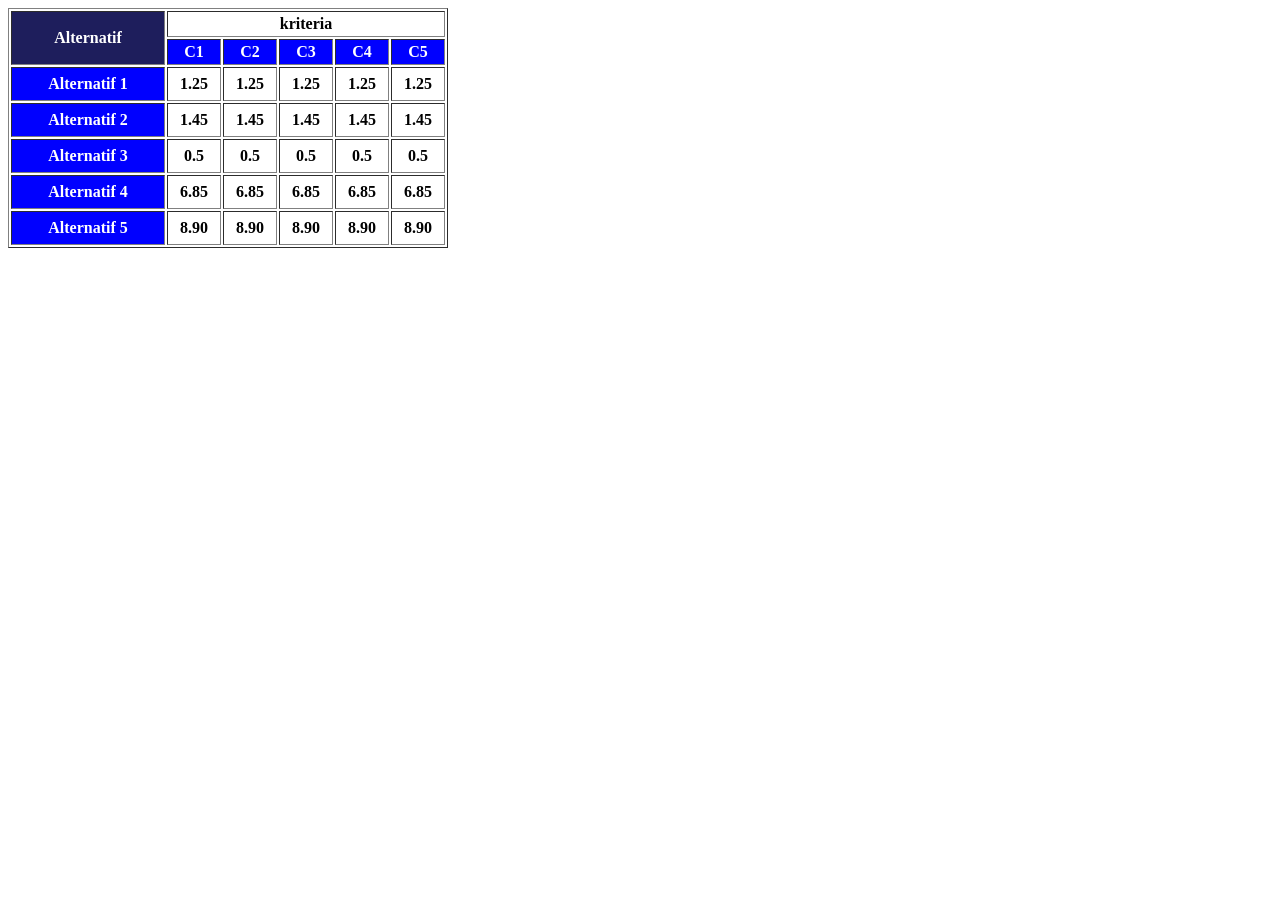
<file: public/table_alternatif.html>
<!DOCTYPE html>
<html lang="en">
  <head>
    <meta charset="UTF-8" />
    <meta name="viewport" content="width=device-width, initial-scale=1.0" />
    <title>table alternatif</title>
  </head>
  <body>
    <table border="">
      <tr>
        <th
          width="150"
          height="50px"
          style="background-color: rgb(30, 30, 92); color: white"
          rowspan="2"
        >
          Alternatif
        </th>
        <th colspan="5">kriteria</th>
      </tr>
      <tr>
        <th width="50px" style="background-color: blue; color: white">C1</th>
        <th width="50px" style="background-color: blue; color: white">C2</th>
        <th width="50px" style="background-color: blue; color: white">C3</th>
        <th width="50px" style="background-color: blue; color: white">C4</th>
        <th width="50px" style="background-color: blue; color: white">C5</th>
      </tr>
      <tr>
        <th height="30px" style="background-color: blue; color: white">Alternatif 1</th>
        <th>1.25</th><!-- value -->
        <th>1.25</th><!-- value -->
        <th>1.25</th><!-- value -->
        <th>1.25</th><!-- value -->
        <th>1.25</th><!-- value -->
      </tr>
      <tr>
        <th height="30px" style="background-color: blue; color: white">Alternatif 2</th>
        <th>1.45</th><!-- value -->
        <th>1.45</th><!-- value -->
        <th>1.45</th><!-- value -->
        <th>1.45</th><!-- value -->
        <th>1.45</th><!-- value -->
      </tr>
      <tr>
        <th height="30px" style="background-color: blue; color: white">Alternatif 3</th>
        <th>0.5</th><!-- value -->
        <th>0.5</th><!-- value -->
        <th>0.5</th><!-- value -->
        <th>0.5</th><!-- value -->
        <th>0.5</th><!-- value -->
      </tr>
      <tr>
        <th height="30px" style="background-color: blue; color: white">Alternatif 4</th>
        <th>6.85</th><!-- value -->
        <th>6.85</th><!-- value -->
        <th>6.85</th><!-- value -->
        <th>6.85</th><!-- value -->
        <th>6.85</th><!-- value -->
      </tr>
      <tr>
        <th height="30px" style="background-color: blue; color: white">Alternatif 5</th>
        <th>8.90</th><!-- value -->
        <th>8.90</th><!-- value -->
        <th>8.90</th><!-- value -->
        <th>8.90</th><!-- value -->
        <th>8.90</th><!-- value -->
      </tr>
    </table>
  </body>
</html>
</file>
<file: style.css>
:root {
  --primary: #4361ee;
  --secondary: #3f37c9;
  --accent: #4895ef;
  --success: #4caf50;
  --warning: #f44336;
  --light: #f8f9fa;
  --dark: #212529;
  --card-bg: rgba(255, 255, 255, 0.98);
  --card-shadow: 0 10px 30px rgba(0, 0, 0, 0.1);
  --transition: all 0.3s ease;
  --border-radius: 12px;
}

* {
  margin: 0;
  padding: 0;
  box-sizing: border-box;
  font-family: 'Segoe UI', Tahoma, Geneva, Verdana, sans-serif;
}

body {
  background: linear-gradient(135deg, #1e5799 0%, #207cca 51%, #2989d8 100%);
  color: var(--dark);
  line-height: 1.7;
  padding: 20px;
  min-height: 100vh;
}

.container {
  max-width: 1200px;
  margin: 0 auto;
  background-color: var(--card-bg);
  border-radius: var(--border-radius);
  box-shadow: var(--card-shadow);
  overflow: hidden;
  padding: 30px;
}

header {
  text-align: center;
  margin-bottom: 30px;
  padding: 40px 30px;
  background: linear-gradient(to right, var(--primary), var(--secondary));
  color: white;
  border-radius: var(--border-radius);
  position: relative;
  overflow: hidden;
}

header::before {
  content: '';
  position: absolute;
  top: 0;
  left: 0;
  right: 0;
  height: 4px;
  background: linear-gradient(to right, #4cc9f0, #f72585);
}

header h1 {
  font-size: 2.8rem;
  margin-bottom: 10px;
  font-weight: 700;
  text-shadow: 2px 2px 4px rgba(0, 0, 0, 0.2);
}

header h2 {
  font-size: 1.8rem;
  font-weight: 400;
  color: #f0f0f0;
  opacity: 0.9;
}

.description {
  background: linear-gradient(to right, rgba(67, 97, 238, 0.1), rgba(63, 55, 201, 0.1));
  padding: 25px;
  border-radius: var(--border-radius);
  margin-bottom: 30px;
  border-left: 5px solid var(--primary);
  backdrop-filter: blur(5px);
}

.description h3 {
  color: var(--primary);
  margin-bottom: 15px;
  display: flex;
  align-items: center;
  gap: 12px;
  font-size: 1.5rem;
}

.description p {
  margin-bottom: 12px;
  font-size: 1.1rem;
  color: #444;
  line-height: 1.6;
}

.input-section {
  background: linear-gradient(to bottom, #ffffff, #f9f9f9);
  padding: 30px;
  border-radius: var(--border-radius);
  margin-bottom: 30px;
  box-shadow: 0 5px 20px rgba(0, 0, 0, 0.08);
  border: 1px solid rgba(0, 0, 0, 0.05);
}

.input-section h3 {
  color: var(--secondary);
  margin-bottom: 25px;
  padding-bottom: 15px;
  border-bottom: 2px solid #eaeaea;
  display: flex;
  align-items: center;
  gap: 12px;
  font-size: 1.6rem;
}

.criteria,
.alternative {
  display: flex;
  flex-wrap: wrap;
  align-items: center;
  gap: 15px;
  margin-bottom: 15px;
  padding: 20px;
  background: linear-gradient(to bottom, #ffffff, #f5f7ff);
  border-radius: 10px;
  border: 1px solid #e0e0e0;
  transition: var(--transition);
  box-shadow: 0 4px 8px rgba(0, 0, 0, 0.05);
}

.criteria:hover,
.alternative:hover {
  box-shadow: 0 8px 16px rgba(0, 0, 0, 0.1);
  transform: translateY(-3px);
  border-color: #bbdefb;
}

.criteria input,
.alternative input {
  padding: 14px;
  border: 1px solid #ddd;
  border-radius: 8px;
  flex: 1;
  min-width: 150px;
  font-size: 16px;
  background-color: #f9f9f9;
  transition: var(--transition);
}

.criteria input:focus,
.alternative input:focus {
  outline: none;
  border-color: var(--accent);
  box-shadow: 0 0 0 3px rgba(72, 149, 239, 0.2);
  background-color: white;
}

.criteria select {
  padding: 14px;
  border: 1px solid #ddd;
  border-radius: 8px;
  background-color: white;
  min-width: 150px;
  font-size: 16px;
  transition: var(--transition);
}

.criteria select:focus {
  border-color: var(--accent);
  box-shadow: 0 0 0 3px rgba(72, 149, 239, 0.2);
}

button {
  padding: 14px 20px;
  color: white;
  border: none;
  border-radius: 8px;
  cursor: pointer;
  transition: var(--transition);
  font-size: 16px;
  font-weight: 600;
  display: inline-flex;
  align-items: center;
  gap: 8px;
  box-shadow: 0 4px 8px rgba(0, 0, 0, 0.1);
}

button:hover {
  transform: translateY(-3px);
  box-shadow: 0 6px 12px rgba(0, 0, 0, 0.15);
}

.remove-criteria,
.remove-alternative {
  background: linear-gradient(to right, #ff6b6b, #ff4d6d);
  padding: 14px 20px;
}

.remove-criteria:hover,
.remove-alternative:hover {
  background: linear-gradient(to right, #ff5c8a, #ff4d6d);
}

#add-criteria,
#add-alternative {
  background: linear-gradient(to right, var(--accent), var(--primary));
  margin-top: 15px;
  width: 100%;
  justify-content: center;
  padding: 16px;
  font-size: 1.1rem;
}

#add-criteria:hover,
#add-alternative:hover {
  background: linear-gradient(to right, #3a86ff, #4361ee);
}

.alternative-values {
  display: flex;
  flex-wrap: wrap;
  gap: 15px;
  flex: 1;
}

.alternative-value {
  flex: 1;
  min-width: 120px;
}

#calculate-btn {
  background: linear-gradient(to right, #ff9800, #f57c00);
  padding: 16px 30px;
  font-size: 1.2rem;
  margin: 30px auto;
  display: block;
  width: 300px;
  justify-content: center;
  border-radius: 50px;
  box-shadow: 0 6px 12px rgba(0, 0, 0, 0.15);
}

#calculate-btn:hover {
  background: linear-gradient(to right, #f57c00, #ef6c00);
  transform: translateY(-3px);
  box-shadow: 0 8px 16px rgba(0, 0, 0, 0.2);
}

.results-section {
  margin-top: 30px;
  background: linear-gradient(to bottom, #ffffff, #f5f7ff);
  padding: 30px;
  border-radius: var(--border-radius);
  box-shadow: 0 5px 20px rgba(0, 0, 0, 0.08);
  border: 1px solid rgba(0, 0, 0, 0.05);
  display: none;
}

.results-section h3 {
  color: var(--secondary);
  margin-bottom: 25px;
  padding-bottom: 15px;
  border-bottom: 2px solid #eaeaea;
  font-size: 1.8rem;
  display: flex;
  align-items: center;
  gap: 10px;
}

.results-section h4 {
  color: var(--primary);
  margin: 30px 0 20px;
  padding-bottom: 10px;
  border-bottom: 1px dashed #bbdefb;
  font-size: 1.4rem;
  display: flex;
  align-items: center;
  gap: 10px;
}

table {
  width: 100%;
  border-collapse: collapse;
  margin-top: 20px;
  margin-bottom: 30px;
  box-shadow: 0 2px 10px rgba(0, 0, 0, 0.05);
  border-radius: 10px;
  overflow: hidden;
}

th,
td {
  padding: 16px;
  text-align: center;
  border: 1px solid #e0e0e0;
}

th {
  background: linear-gradient(to bottom, var(--primary), var(--secondary));
  color: white;
  font-weight: 500;
  position: sticky;
  top: 0;
  font-size: 1.1rem;
}

tr:nth-child(even) {
  background-color: #f9f9f9;
}

tr:hover {
  background-color: #eef7ff;
}

.rank-1 {
  background: linear-gradient(to right, #e8f5e9, #d8f3dc) !important;
  font-weight: bold;
  color: #2e7d32;
  position: relative;
}

.rank-1::after {
  content: '🏆';
  position: absolute;
  left: 10px;
  top: 50%;
  transform: translateY(-50%);
}

.final-score {
  font-weight: bold;
  color: var(--secondary);
  font-size: 1.1rem;
}

.highlight {
  background: linear-gradient(to right, #f0f7ff, #d1e3ff);
  padding: 5px 12px;
  border-radius: 20px;
  font-weight: bold;
  color: var(--secondary);
  display: inline-block;
}

.unit-hint {
  font-size: 0.9em;
  color: #757575;
  font-weight: normal;
  display: block;
  margin-top: 3px;
}

.recommendation {
  background: linear-gradient(to right, #e8f5e9, #d8f3dc);
  padding: 30px;
  border-radius: var(--border-radius);
  margin-top: 30px;
  border-left: 5px solid var(--success);
  text-align: center;
  position: relative;
  overflow: hidden;
}

.recommendation::before {
  content: '';
  position: absolute;
  top: 0;
  left: 0;
  right: 0;
  height: 4px;
  background: linear-gradient(to right, var(--success), #4cc9f0);
}

.recommendation h4 {
  color: #2e7d32;
  font-size: 1.6rem;
  margin-bottom: 20px;
}

.best-alternative {
  font-size: 1.8rem;
  color: var(--secondary);
  font-weight: bold;
  margin: 15px 0;
  text-shadow: 1px 1px 3px rgba(0, 0, 0, 0.1);
}

.footer {
  text-align: center;
  margin-top: 40px;
  padding-top: 25px;
  color: #666;
  font-size: 1rem;
  border-top: 1px solid #eee;
}

.section-title {
  display: flex;
  align-items: center;
  gap: 12px;
  padding-bottom: 15px;
  margin-bottom: 25px;
  border-bottom: 2px solid #eaeaea;
  color: var(--secondary);
  font-size: 1.6rem;
}

.section-title i {
  background: linear-gradient(to bottom, var(--accent), var(--primary));
  width: 45px;
  height: 45px;
  border-radius: 50%;
  display: flex;
  align-items: center;
  justify-content: center;
  color: white;
  box-shadow: 0 3px 6px rgba(0, 0, 0, 0.1);
}

/* Fasilitas checkbox styles */
.facilities-container {
  display: flex;
  flex-wrap: wrap;
  gap: 10px;
  margin-top: 10px;
}

.facility-option {
  display: flex;
  align-items: center;
  background: #f0f4ff;
  padding: 8px 12px;
  border-radius: 20px;
  border: 1px solid #d0d7ff;
}

.facility-option input {
  margin-right: 8px;
  min-width: auto;
}

.facility-option label {
  font-size: 0.9rem;
  cursor: pointer;
}

/* Responsive design */
@media (max-width: 768px) {
  .criteria,
  .alternative {
    flex-direction: column;
    align-items: stretch;
  }

  .criteria > *,
  .alternative > * {
    width: 100%;
  }

  .alternative-values {
    flex-direction: column;
  }

  table {
    display: block;
    overflow-x: auto;
  }

  header h1 {
    font-size: 2.2rem;
  }

  header h2 {
    font-size: 1.4rem;
  }

  #calculate-btn {
    width: 100%;
    max-width: 300px;
  }
}
</file>
